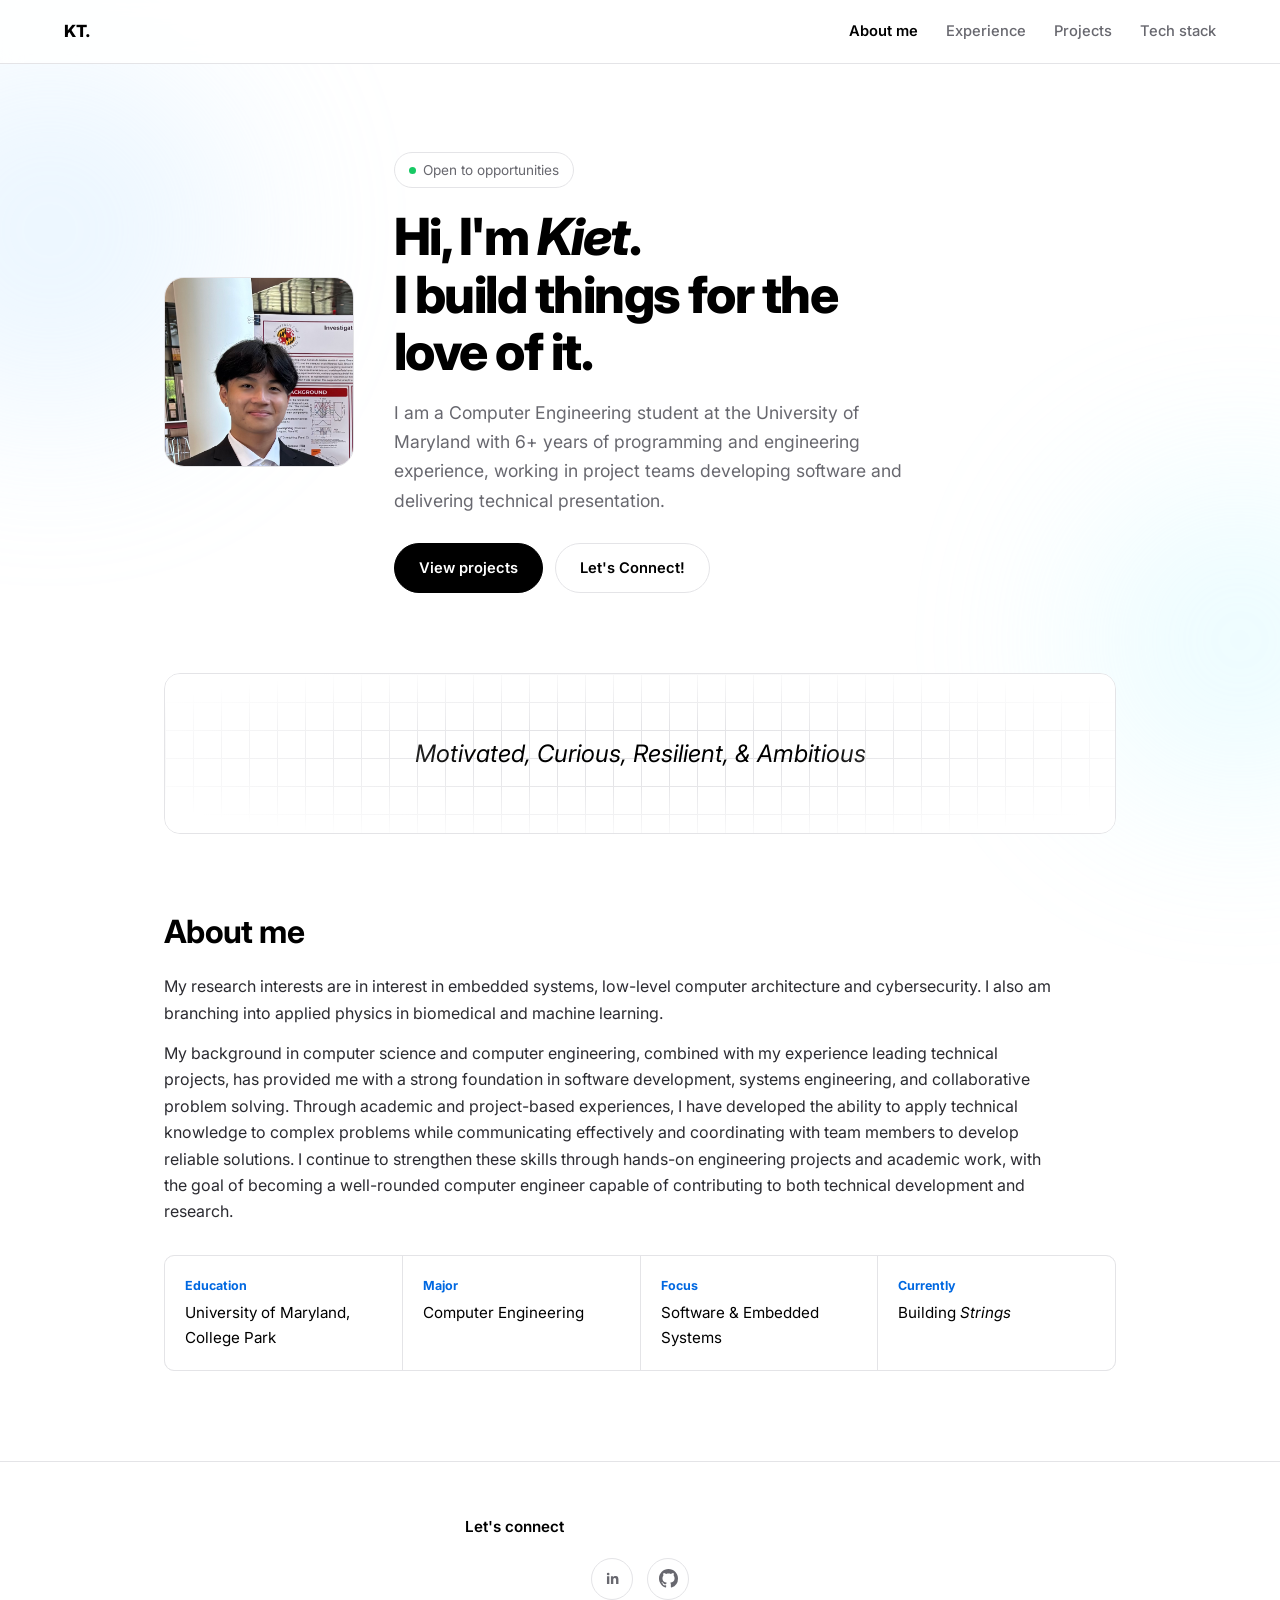
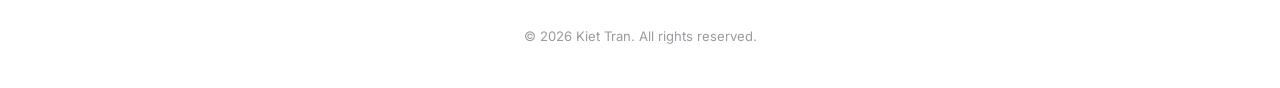
<file: index.html>
<!DOCTYPE html>
<html lang="en">
<head>
<meta charset="utf-8">
<meta name="viewport" content="width=device-width, initial-scale=1">
<!-- EDIT: page title -->
<title>About | Kiet Tran</title>
<link rel="preconnect" href="https://fonts.googleapis.com">
<link href="https://fonts.googleapis.com/css2?family=Inter:wght@400;500;600;800&display=swap" rel="stylesheet">
<link rel="stylesheet" href="css/styles.css">
</head>
<body>
<header class="top">
  <a class="logo" href="index.html">KT.</a>
  <nav>
    <a href="index.html" class="on">About me</a>
    <a href="experience.html">Experience</a>
    <a href="projects.html">Projects</a>
    <a href="tech-stack.html">Tech stack</a>
  </nav>
</header>
<div class="blob b1"></div><div class="blob b2"></div>
<main class="panel">
  <div class="hero">
    <div class="photo"><img src="assets/images/headshot.jpeg" alt=""></div>
    <div>
      <p class="pill">Open to opportunities</p>
      <h1>Hi, I'm <em>Kiet</em>.<br>I build things for the<br> love of it.</h1>
      <p class="lead">I am a Computer Engineering student at the University of Maryland with 6+ years of programming and engineering experience, working in project teams developing software and delivering technical presentation.</p>
      <div class="btns">
        <a class="btn dark" href="projects.html">View projects</a>
        <a class="btn" href="https://linkedin.com/in/ktttran">Let's Connect!</a>
      </div>
    </div>
  </div>

  <div class="band"><p>Motivated, Curious, Resilient, & Ambitious</p></div>

  <h2>About me</h2>
  <p>My research interests are in interest in embedded systems, low-level computer architecture and cybersecurity. I also am branching into applied physics in biomedical and machine learning.</p>
  <p>My background in computer science and computer engineering, combined with my experience leading technical projects, has provided me with a strong foundation in software development, systems engineering, and collaborative problem solving. Through academic and project-based experiences, I have developed the ability to apply technical knowledge to complex problems while communicating effectively and coordinating with team members to develop reliable solutions. I continue to strengthen these skills through hands-on engineering projects and academic work, with the goal of becoming a well-rounded computer engineer capable of contributing to both technical development and research.</p>

  <div class="facts">
    <div class="fact"><b>Education</b>University of Maryland, College Park</div>
    <div class="fact"><b>Major</b>Computer Engineering</div>
    <div class="fact"><b>Focus</b>Software &amp; Embedded Systems</div>
    <div class="fact"><b>Currently</b>Building <i>Strings</i></div>
  </div>
</main>
<footer>
  <p>Let's connect</p>
  <div class="socials">
    <a class="in" href="https://linkedin.com/in/ktttran" aria-label="LinkedIn" target="_blank" rel="noopener"></a>
    <a class="gh" href="https://github.com/ktt-tran" aria-label="GitHub" target="_blank" rel="noopener"></a>
  </div>
  <small>© 2026 Kiet Tran. All rights reserved.</small>
</footer>
</body>
</html>
</file>
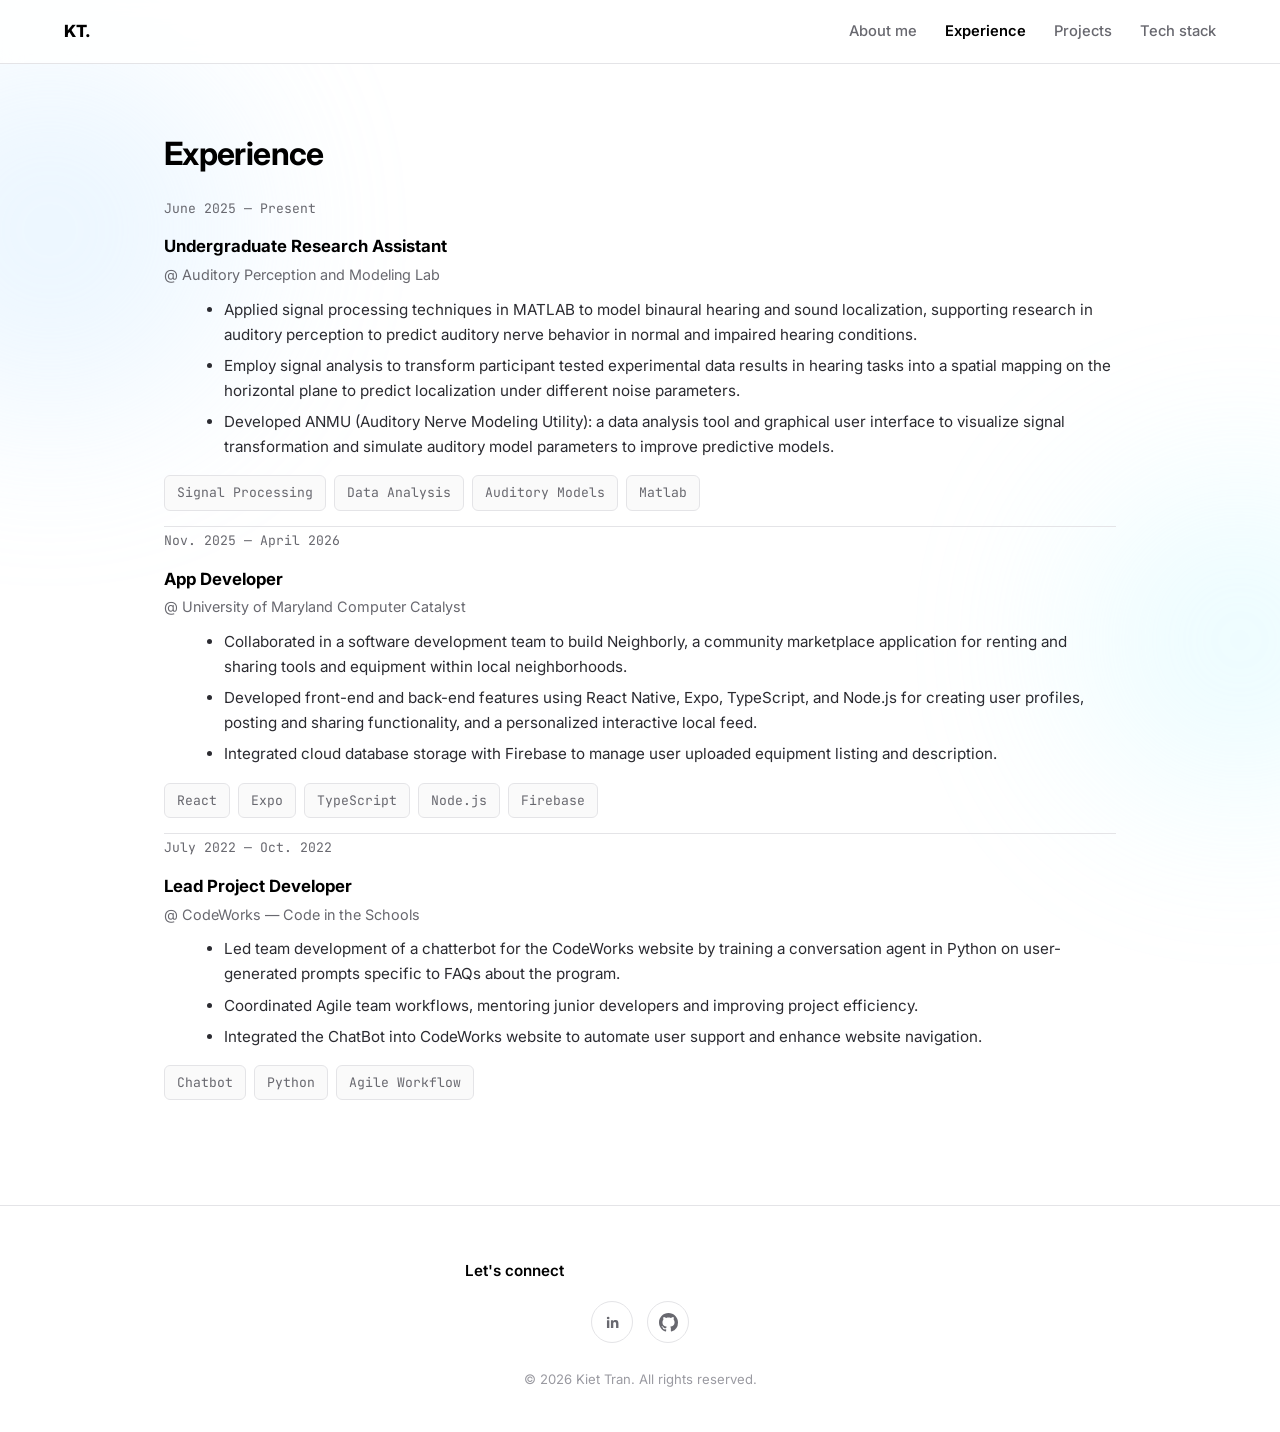
<file: experience.html>
<!DOCTYPE html>
<html lang="en">
<head>
<meta charset="utf-8">
<meta name="viewport" content="width=device-width, initial-scale=1">
<!-- EDIT: page title -->
<title>Experience | Your Name</title>
<link rel="preconnect" href="https://fonts.googleapis.com">
<link href="https://fonts.googleapis.com/css2?family=Inter:wght@400;500;600;700;800&family=JetBrains+Mono:wght@400;500&display=swap" rel="stylesheet">
<link rel="stylesheet" href="css/styles.css">
</head>
<body>
<header class="top">
  <a class="logo" href="index.html">KT.</a>
  <nav>
    <a href="index.html">About me</a>
    <a href="experience.html" class="on">Experience</a>
    <a href="projects.html">Projects</a>
    <a href="tech-stack.html">Tech stack</a>
  </nav>
</header>
<div class="blob b1"></div><div class="blob b2"></div>
<main class="panel">
  <h2>Experience</h2>
  <div class="timeline">
    <article class="exp">
      <div class="exp-date">June 2025 — Present</div>
      <div class="exp-body">
        <h3>Undergraduate Research Assistant<span>@ Auditory Perception and Modeling Lab</span></h3>
        <ul>
          <li>Applied signal processing techniques in MATLAB to model binaural hearing and sound localization, supporting
research in auditory perception to predict auditory nerve behavior in normal and impaired hearing conditions.</li>
          <li>Employ signal analysis to transform participant tested experimental data results in hearing tasks into a spatial mapping
on the horizontal plane to predict localization under different noise parameters.</li>
          <li>Developed ANMU (Auditory Nerve Modeling Utility): a data analysis tool and graphical user interface to visualize
signal transformation and simulate auditory model parameters to improve predictive models.</li>
        </ul>
        <ul class="chips"><li>Signal Processing</li><li>Data Analysis</li><li>Auditory Models</li><li>Matlab</li></ul>
      </div>
    </article>
    <article class="exp">
      <div class="exp-date">Nov. 2025 — April 2026</div>
      <div class="exp-body">
        <h3>App Developer<span>@ University of Maryland Computer Catalyst</span></h3>
        <ul>
          <li>Collaborated in a software development team to build Neighborly, a community marketplace application for renting
and sharing tools and equipment within local neighborhoods.</li>
          <li>Developed front-end and back-end features using React Native, Expo, TypeScript, and Node.js for creating user profiles,
posting and sharing functionality, and a personalized interactive local feed.</li>
          <li>Integrated cloud database storage with Firebase to manage user uploaded equipment listing and description.</li>
        </ul>
        <ul class="chips"><li>React</li><li>Expo</li><li>TypeScript</li><li>Node.js</li><li>Firebase</li></ul>
      </div>
    </article>
    <article class="exp">
      <div class="exp-date">July 2022 — Oct. 2022</div>
      <div class="exp-body">
        <h3>Lead Project Developer<span>@ CodeWorks — Code in the Schools</span></h3>
        <ul>
          <li>Led team development of a chatterbot for the CodeWorks website by training a conversation agent in Python on
user-generated prompts specific to FAQs about the program.</li>
          <li>Coordinated Agile team workflows, mentoring junior developers and improving project efficiency.</li>
          <li>Integrated the ChatBot into CodeWorks website to automate user support and enhance website navigation.</li>
        </ul>
        <ul class="chips"><li>Chatbot<li>Python</li><li>Agile Workflow</li></ul>
      </div>
    </article>
  </div>
</main>
<footer>
  <p>Let's connect</p>
  <div class="socials">
    <a class="in" href="https://linkedin.com/in/ktttran" aria-label="LinkedIn" target="_blank" rel="noopener"></a>
    <a class="gh" href="https://github.com/ktt-tran" aria-label="GitHub" target="_blank" rel="noopener"></a>
  </div>
  <small>© 2026 Kiet Tran. All rights reserved.</small>
</footer>
</body>
</html>
</file>
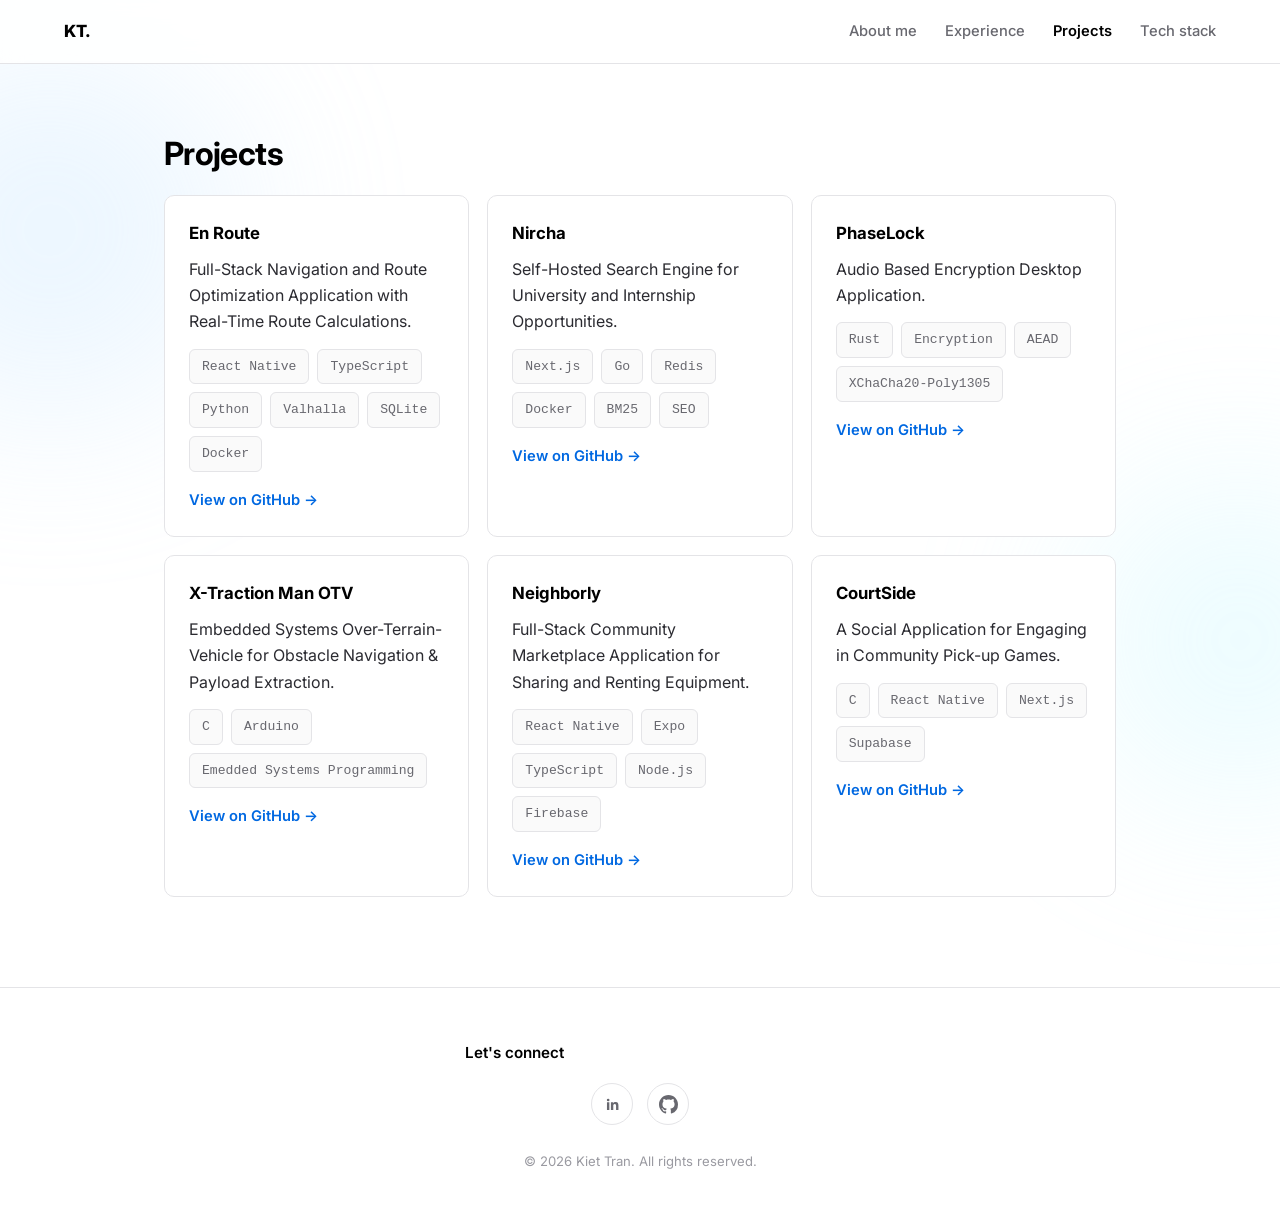
<file: projects.html>
<!DOCTYPE html>
<html lang="en">
<head>
<meta charset="utf-8">
<meta name="viewport" content="width=device-width, initial-scale=1">
<!-- EDIT: page title -->
<title>Projects | Your Name</title>
<link rel="preconnect" href="https://fonts.googleapis.com">
<link href="https://fonts.googleapis.com/css2?family=Inter:wght@400;500;600;800&display=swap" rel="stylesheet">
<link rel="stylesheet" href="css/styles.css">
</head>
<body>
<header class="top">
  <a class="logo" href="index.html">KT.</a>
  <nav>
    <a href="index.html">About me</a>
    <a href="experience.html">Experience</a>
    <a href="projects.html" class="on">Projects</a>
    <a href="tech-stack.html">Tech stack</a>
  </nav>
</header>
<div class="blob b1"></div><div class="blob b2"></div>
<main class="panel">
  <h2>Projects</h2>
  <div class="grid">
    <article class="card">
      <h3>En Route</h3>
      <p>Full-Stack Navigation and Route Optimization Application with Real-Time Route Calculations.</p>
      <ul class="chips"><li>React Native</li><li>TypeScript</li><li>Python</li><li>Valhalla</li><li>SQLite</li><li>Docker</li></ul>
      <a href="https://github.com/ktt-tran/en-route">View on GitHub →</a>
    </article>
    <article class="card">
      <h3>Nircha</h3>
      <p>Self-Hosted Search Engine for University and Internship Opportunities.</p>
      <ul class="chips"><li>Next.js</li><li>Go</li><li>Redis</li><li>Docker</li><li>BM25</li><li>SEO</li></ul>
      <a href="https://github.com/ktt-tran/Nircha">View on GitHub →</a>
    </article>
    <article class="card">
      <h3>PhaseLock</h3>
      <p> Audio Based Encryption Desktop Application.</p>
      <ul class="chips"><li>Rust</li><li>Encryption</li><li>AEAD</li><li>XChaCha20-Poly1305</li></ul>
      <a href="https://github.com/ktt-tran/PhaseLock">View on GitHub →</a>
    </article>
    <article class="card">
      <h3>X-Traction Man OTV</h3>
      <p>Embedded Systems Over-Terrain-Vehicle for Obstacle Navigation & Payload Extraction.</p>
      <ul class="chips"><li>C</li><li>Arduino</li><li>Emedded Systems Programming</li></ul>
      <a href="https://github.com/ktt-tran/Xtraction-Man-OTV">View on GitHub →</a>
    </article>
    <article class="card">
      <h3>Neighborly</h3>
      <p>Full-Stack Community Marketplace Application for Sharing and Renting Equipment.</p>
      <ul class="chips"><li>React Native</li><li>Expo</li><li>TypeScript</li><li>Node.js</li><li>Firebase</li></ul>
      <a href="https://github.com/ktt-tran/Neighborly">View on GitHub →</a>
    </article>
    <article class="card">
      <h3>CourtSide</h3>
      <p>A Social Application for Engaging in Community Pick-up Games.</p>
      <ul class="chips"><li>C</li><li>React Native</li><li>Next.js</li><li>Supabase</li></ul>
      <a href="https://github.com/ktt-tran/CourtSide">View on GitHub →</a>
    </article>
  </div>
</main>
<footer>
  <p>Let's connect</p>
  <div class="socials">
    <a class="in" href="https://linkedin.com/in/ktttran" aria-label="LinkedIn" target="_blank" rel="noopener"></a>
    <a class="gh" href="https://github.com/ktt-tran" aria-label="GitHub" target="_blank" rel="noopener"></a>
  </div>
  <small>© 2026 Kiet Tran. All rights reserved.</small>
</footer>
</body>
</html>
</file>
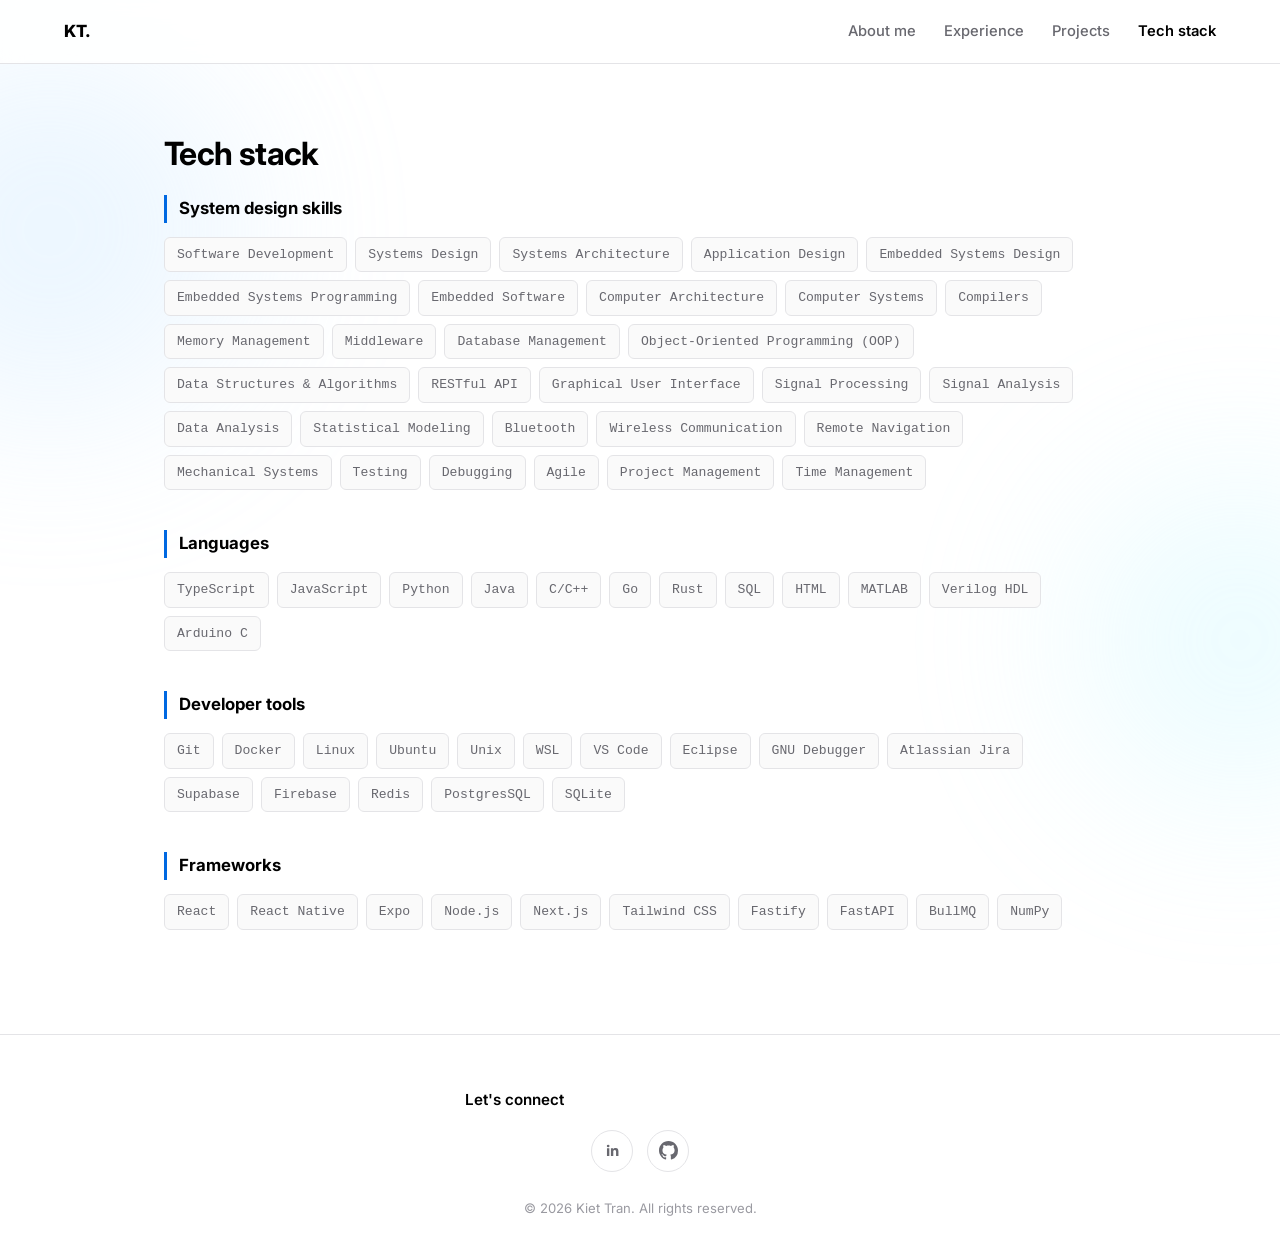
<file: tech-stack.html>
<!DOCTYPE html>
<html lang="en">
<head>
<meta charset="utf-8">
<meta name="viewport" content="width=device-width, initial-scale=1">
<!-- EDIT: page title -->
<title>Tech stack | Your Name</title>
<link rel="preconnect" href="https://fonts.googleapis.com">
<link href="https://fonts.googleapis.com/css2?family=Inter:wght@400;500;600;800&display=swap" rel="stylesheet">
<link rel="stylesheet" href="css/styles.css">
</head>
<body>
<header class="top">
  <a class="logo" href="index.html">KT.</a>
  <nav>
    <a href="index.html">About me</a>
    <a href="experience.html">Experience</a>
    <a href="projects.html">Projects</a>
    <a href="tech-stack.html" class="on">Tech stack</a>
  </nav>
</header>
<div class="blob b1"></div><div class="blob b2"></div>
<main class="panel" id="stack">
  <h2>Tech stack</h2>

  <h3>System design skills</h3>
  <ul class="chips">
    <li>Software Development</li><li>Systems Design</li><li>Systems Architecture</li><li>Application Design</li><li>Embedded Systems Design</li><li>Embedded Systems Programming</li><li>Embedded Software</li><li>Computer Architecture</li><li>Computer Systems</li><li>Compilers</li><li>Memory Management</li><li>Middleware</li><li>Database Management</li><li>Object-Oriented Programming (OOP)</li><li>Data Structures &amp; Algorithms</li><li>RESTful API</li><li>Graphical User Interface</li><li>Signal Processing</li><li>Signal Analysis</li><li>Data Analysis</li><li>Statistical Modeling</li><li>Bluetooth</li><li>Wireless Communication</li><li>Remote Navigation</li><li>Mechanical Systems</li><li>Testing</li><li>Debugging</li><li>Agile</li><li>Project Management</li><li>Time Management</li>
  </ul>

  <h3>Languages</h3>
  <ul class="chips">
    <li>TypeScript</li><li>JavaScript</li><li>Python</li><li>Java</li><li>C/C++</li><li>Go</li><li>Rust</li><li>SQL</li><li>HTML</li><li>MATLAB</li><li>Verilog HDL</li><li>Arduino C</li>
  </ul>

  <h3>Developer tools</h3>
  <ul class="chips">
    <li>Git</li><li>Docker</li><li>Linux</li><li>Ubuntu</li><li>Unix</li><li>WSL</li><li>VS Code</li><li>Eclipse</li><li>GNU Debugger</li><li>Atlassian Jira</li><li>Supabase</li><li>Firebase</li><li>Redis</li><li>PostgresSQL</li><li>SQLite</li>
  </ul>

  <h3>Frameworks</h3>
  <ul class="chips">
    <li>React</li><li>React Native</li><li>Expo</li><li>Node.js</li><li>Next.js</li><li>Tailwind CSS</li><li>Fastify</li><li>FastAPI</li><li>BullMQ</li><li>NumPy</li>
  </ul>
</main>
<footer>
  <p>Let's connect</p>
  <div class="socials">
    <a class="in" href="https://linkedin.com/in/ktttran" aria-label="LinkedIn" target="_blank" rel="noopener"></a>
    <a class="gh" href="https://github.com/ktt-tran" aria-label="GitHub" target="_blank" rel="noopener"></a>
  </div>
  <small>© 2026 Kiet Tran. All rights reserved.</small>
</footer>
</body>
</html>
</file>
<file: css/styles.css>
/* ============================================================
   TOKENS — edit these to change colors/radius across the site
   ============================================================ */
:root{
  --bg:#ffffff;
  --ink:#000000;        /* primary text / primary buttons */
  --mut:#68686f;        /* secondary text */
  --line:#e4e4e7;       /* hairline borders */
  --soft:#fafafa;       /* subtle surface fill */
  --acc:#0068e1;        /* accent blue: links, focus, highlights */
  --r:10px;             /* base corner radius: cards, photo */
  --r-pill:999px;       /* buttons only */
  --r-chip:6px;         /* tech-stack chips only */
  --mono:'JetBrains Mono',ui-monospace,SFMono-Regular,Menlo,monospace;
  --sans:'Inter',system-ui,-apple-system,sans-serif;
}
*{box-sizing:border-box;margin:0}
html{scroll-behavior:smooth}
body{font-family:var(--sans);font-size:16px;line-height:1.65;color:var(--ink);background:var(--bg);overflow-x:hidden}
:focus-visible{outline:2px solid var(--acc);outline-offset:2px}
a{color:inherit}
p{color:#2b2b31;margin-bottom:14px;max-width:900px}
h2{font-size:2rem;font-weight:700;letter-spacing:-.02em;margin-bottom:14px}

/* ============================================================
   NAV — same on every page; edit once here
   ============================================================ */
.top{position:sticky;top:0;z-index:20;display:flex;justify-content:space-between;align-items:center;gap:16px;padding:0 5vw;height:64px;background:rgba(255,255,255,.82);backdrop-filter:blur(10px);-webkit-backdrop-filter:blur(10px);border-bottom:1px solid var(--line)}
.logo{font-weight:800;font-size:1.05rem;letter-spacing:-.02em;color:var(--ink);text-decoration:none}
nav{display:flex;gap:28px;flex-wrap:wrap}
nav a{color:var(--mut);text-decoration:none;font-size:.92rem;font-weight:500;transition:color .15s}
nav a:hover{color:var(--ink)}
nav a.on{color:var(--ink);font-weight:600}

/* ============================================================
   PARALLAX BACKDROP — the one animated flourish on the page.
   Two soft blurred circles drift at different speeds on scroll.
   ============================================================ */
.blob{position:fixed;z-index:-1;border-radius:50%;filter:blur(90px);opacity:.3;pointer-events:none}
.b1{width:380px;height:380px;background:#bfe2ff;top:40px;left:-140px;--d:-260px}
.b2{width:320px;height:320px;background:#bdf5ff;top:480px;right:-120px;--d:-560px}
@keyframes drift{to{transform:translateY(var(--d))}}
@supports (animation-timeline:scroll()){.blob{animation:drift linear both;animation-timeline:scroll(root)}}

/* ============================================================
   PAGE LAYOUT
   ============================================================ */
.panel{max-width:1080px;margin:auto;padding:64px 5vw 40px;animation:in .5s ease}
@keyframes in{from{opacity:0;transform:translateY(14px)}}
.sub{color:var(--mut);margin-bottom:36px;max-width:560px}

/* ============================================================
   ABOUT — hero, quote band, quick facts
   ============================================================ */
.hero{display:grid;grid-template-columns:auto 1fr;gap:40px;align-items:center;padding:24px 0 8px}
.photo{position:relative;width:190px;aspect-ratio:1;border-radius:20px;border:1px solid var(--line);overflow:hidden;display:grid;place-items:center;text-align:center;color:var(--mut);font-size:.85rem;background:var(--soft)}
.photo img{position:absolute;inset:0;width:100%;height:100%;object-fit:cover}
.pill{display:inline-flex;align-items:center;gap:7px;padding:6px 14px;border:1px solid var(--line);border-radius:var(--r-pill);font-size:.85rem;color:var(--mut);background:#fff;margin-bottom:20px}
.pill::before{content:"";width:7px;height:7px;border-radius:50%;background:#17c964;flex:none}
h1{font-size:clamp(2rem,4.6vw,3.2rem);line-height:1.12;font-weight:800;letter-spacing:-.03em;color:var(--ink)}
.lead{font-size:1.1rem;color:var(--mut);margin:18px 0 28px;max-width:540px}
.btns{display:flex;gap:12px;flex-wrap:wrap}
.btn{display:inline-block;padding:12px 24px;border-radius:var(--r-pill);border:1px solid var(--line);font-weight:600;font-size:.92rem;color:var(--ink);background:#fff;text-decoration:none;transition:border-color .15s,background .15s}
.btn:hover{border-color:var(--ink)}
.btn.dark{background:var(--ink);color:#fff;border-color:var(--ink)}
.btn.dark:hover{background:#1a1a1a}

.band{margin:72px 0;padding:60px 32px;text-align:center;border:1px solid var(--line);border-radius:16px;position:relative;overflow:hidden;
  background:
    linear-gradient(var(--line) 1px,transparent 1px) 0 0/28px 28px,
    linear-gradient(90deg,var(--line) 1px,transparent 1px) 0 0/28px 28px,
    #fff;}
.band::after{content:"";position:absolute;inset:0;background:radial-gradient(ellipse at center,transparent 25%,#fff 85%)}
.band p{position:relative;font-size:clamp(1.15rem,2.6vw,1.5rem);font-style:italic;color:var(--ink);max-width:620px;margin:0 auto}

.facts{display:grid;grid-template-columns:repeat(auto-fit,minmax(200px,1fr));gap:1px;background:var(--line);border:1px solid var(--line);border-radius:var(--r);overflow:hidden;margin-top:30px}
.fact{padding:20px;background:#fff;font-size:.95rem}
.fact b{display:block;font-size:.78rem;color:var(--acc);margin-bottom:4px}

/* ============================================================
   PROJECTS
   ============================================================ */
.grid{display:grid;grid-template-columns:repeat(auto-fill,minmax(280px,1fr));gap:18px}
.card{padding:24px;border:1px solid var(--line);border-radius:var(--r);background:#fff;transition:border-color .15s,transform .15s,box-shadow .15s}
.card:hover{border-color:var(--ink);transform:translateY(-2px);box-shadow:0 10px 22px rgba(0,0,0,.06)}
.card h3{margin-bottom:8px;font-size:1.05rem}
.card a{color:var(--acc);font-weight:600;font-size:.92rem;text-decoration:none}
.card a:hover{text-decoration:underline}
.card.add{border-style:dashed;background:var(--soft);color:var(--mut)}
.card.add h3{color:var(--mut)}

/* ============================================================
   EXPERIENCE — a stacked timeline, not a card grid (it's a
   sequence, so it gets sequence-shaped treatment)
   ============================================================ */
.timeline{margin-top:8px}
.exp{display:grid;grid-template-columns:px 1fr;gap:14px;padding:1px 0;border-top:1px solid var(--line)}
.exp:first-child{border-top:none}
.exp-date{font-family:var(--mono);font-size:.82rem;color:var(--mut);padding-top:2px}
.exp-body h3{font-size:1.05rem;margin-bottom:2px}
.exp-body h3 span{display:block;font-weight:400;color:var(--mut);font-size:.9rem;margin-top:2px}
.exp-body ul:not(.chips){margin:10px 0 16px 20px;color:#2b2b31;font-size:.95rem}
.exp-body ul:not(.chips) li{margin-bottom:6px}
.exp.add{opacity:.6}
.exp.add h3{font-weight:600;color:var(--mut)}

/* ============================================================
   TECH STACK
   ============================================================ */
#stack h3{margin:40px 0 14px;font-size:1.05rem;font-weight:700;padding-left:12px;border-left:3px solid var(--acc)}
#stack h3:first-of-type{margin-top:0}
.chips{list-style:none;display:flex;flex-wrap:wrap;gap:8px;padding:0;margin:14px 0}
.chips li{padding:6px 12px;border:1px solid var(--line);border-radius:var(--r-chip);background:var(--soft);font-family:var(--mono);font-size:.82rem;color:var(--mut);transition:background .15s,color .15s,border-color .15s}
.chips li:hover{background:var(--ink);color:#fff;border-color:var(--ink)}

/* ============================================================
   FOOTER — same on every page; edit links once here per page
   ============================================================ */
footer{margin-top:50px;padding:52px 5vw 40px;text-align:center;background:#fff;border-top:1px solid var(--line)}
footer p{font-weight:600;color:var(--ink);font-size:.95rem}
.socials{display:flex;justify-content:center;gap:14px;margin:18px 0 22px}
.socials a{width:42px;height:42px;display:grid;place-items:center;border-radius:50%;background:#fff;border:1px solid var(--line);color:var(--mut);transition:border-color .15s,color .15s}
.socials a:hover{border-color:var(--ink);color:var(--ink)}
.socials a::before{content:"";width:19px;height:19px;background:currentColor;-webkit-mask:var(--i) center/contain no-repeat;mask:var(--i) center/contain no-repeat}
.socials .in{--i:url("data:image/svg+xml,%3Csvg xmlns='http://www.w3.org/2000/svg' viewBox='0 0 24 24'%3E%3Cpath d='M5 9h3v10H5zM6.5 4.6a1.7 1.7 0 110 3.4 1.7 1.7 0 010-3.4zM10 9h2.9v1.4c.5-.9 1.6-1.6 3.1-1.6 3 0 3.5 2 3.5 4.5V19h-3v-5c0-1.2 0-2.6-1.7-2.6S13 12.7 13 14v5h-3z'/%3E%3C/svg%3E")}
.socials .gh{--i:url("data:image/svg+xml,%3Csvg xmlns='http://www.w3.org/2000/svg' viewBox='0 0 16 16'%3E%3Cpath d='M8 0C3.58 0 0 3.58 0 8c0 3.54 2.29 6.53 5.47 7.59.4.07.55-.17.55-.38 0-.19-.01-.82-.01-1.49-2.01.37-2.53-.49-2.69-.94-.09-.23-.48-.94-.82-1.13-.28-.15-.68-.52-.01-.53.63-.01 1.08.58 1.23.82.72 1.21 1.87.87 2.33.66.07-.52.28-.87.51-1.07-1.78-.2-3.64-.89-3.64-3.95 0-.87.31-1.59.82-2.15-.08-.2-.36-1.02.08-2.12 0 0 .67-.21 2.2.82.64-.18 1.32-.27 2-.27.68 0 1.36.09 2 .27 1.53-1.04 2.2-.82 2.2-.82.44 1.1.16 1.92.08 2.12.51.56.82 1.27.82 2.15 0 3.07-1.87 3.75-3.65 3.95.29.25.54.73.54 1.48 0 1.07-.01 1.93-.01 2.2 0 .21.15.46.55.38A8.013 8.013 0 0016 8c0-4.42-3.58-8-8-8z'/%3E%3C/svg%3E")}
.socials .em{--i:url("data:image/svg+xml,%3Csvg xmlns='http://www.w3.org/2000/svg' viewBox='0 0 24 24'%3E%3Cpath fill='none' stroke='%23000' stroke-width='1.8' d='M4 6.5h16v11H4zM4 7l8 6 8-6'/%3E%3C/svg%3E")}
footer small{color:#9a9aa1;font-size:.82rem}

/* ============================================================
   RESPONSIVE
   ============================================================ */
@media(max-width:720px){
  .top{padding:0 4vw}
  nav{gap:18px}
  nav a{font-size:.86rem}
  .panel{padding:40px 5vw 32px}
  .hero{grid-template-columns:1fr;gap:26px;text-align:center;justify-items:center}
  .photo{width:150px}
  .lead{margin-inline:auto}
  .btns{justify-content:center}
  .band{padding:44px 20px}
  .exp{grid-template-columns:1fr;gap:8px}
}
@media(prefers-reduced-motion:reduce){.blob{animation:none}*{transition:none!important}}
</file>
